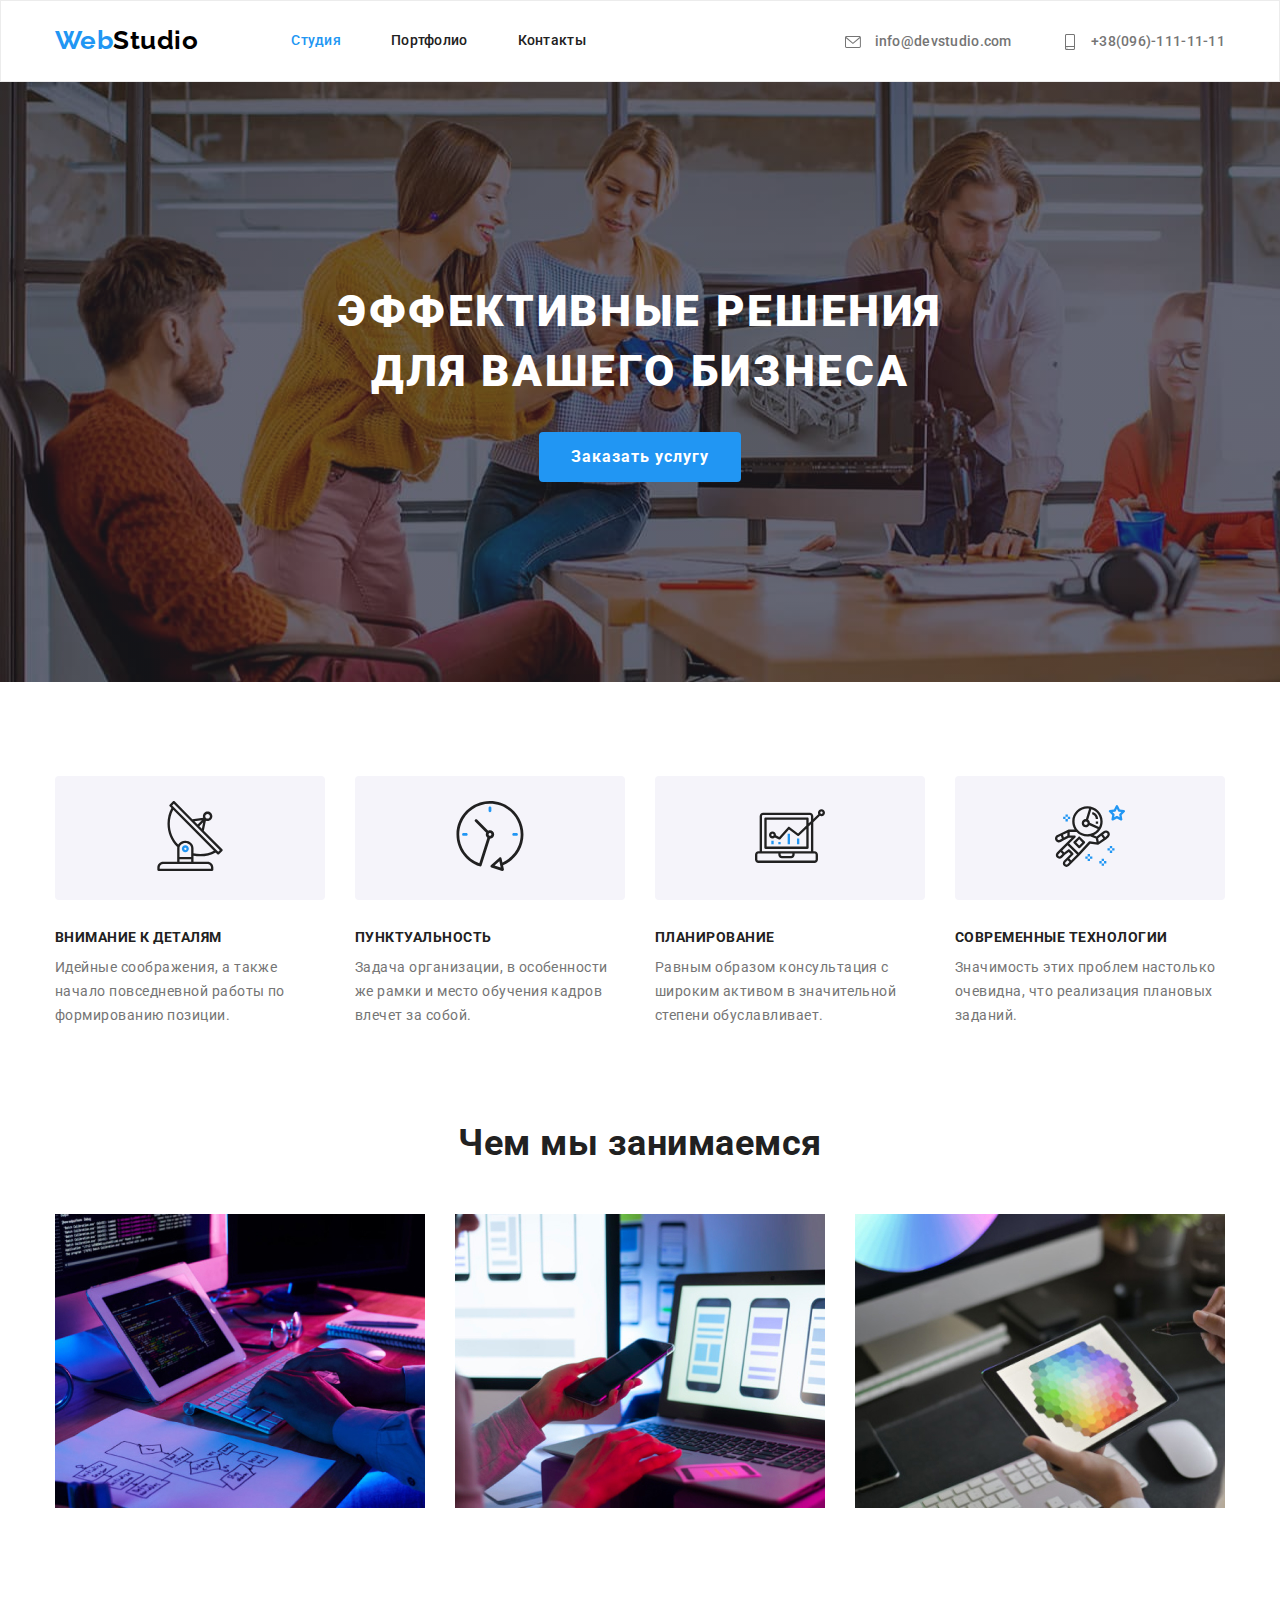
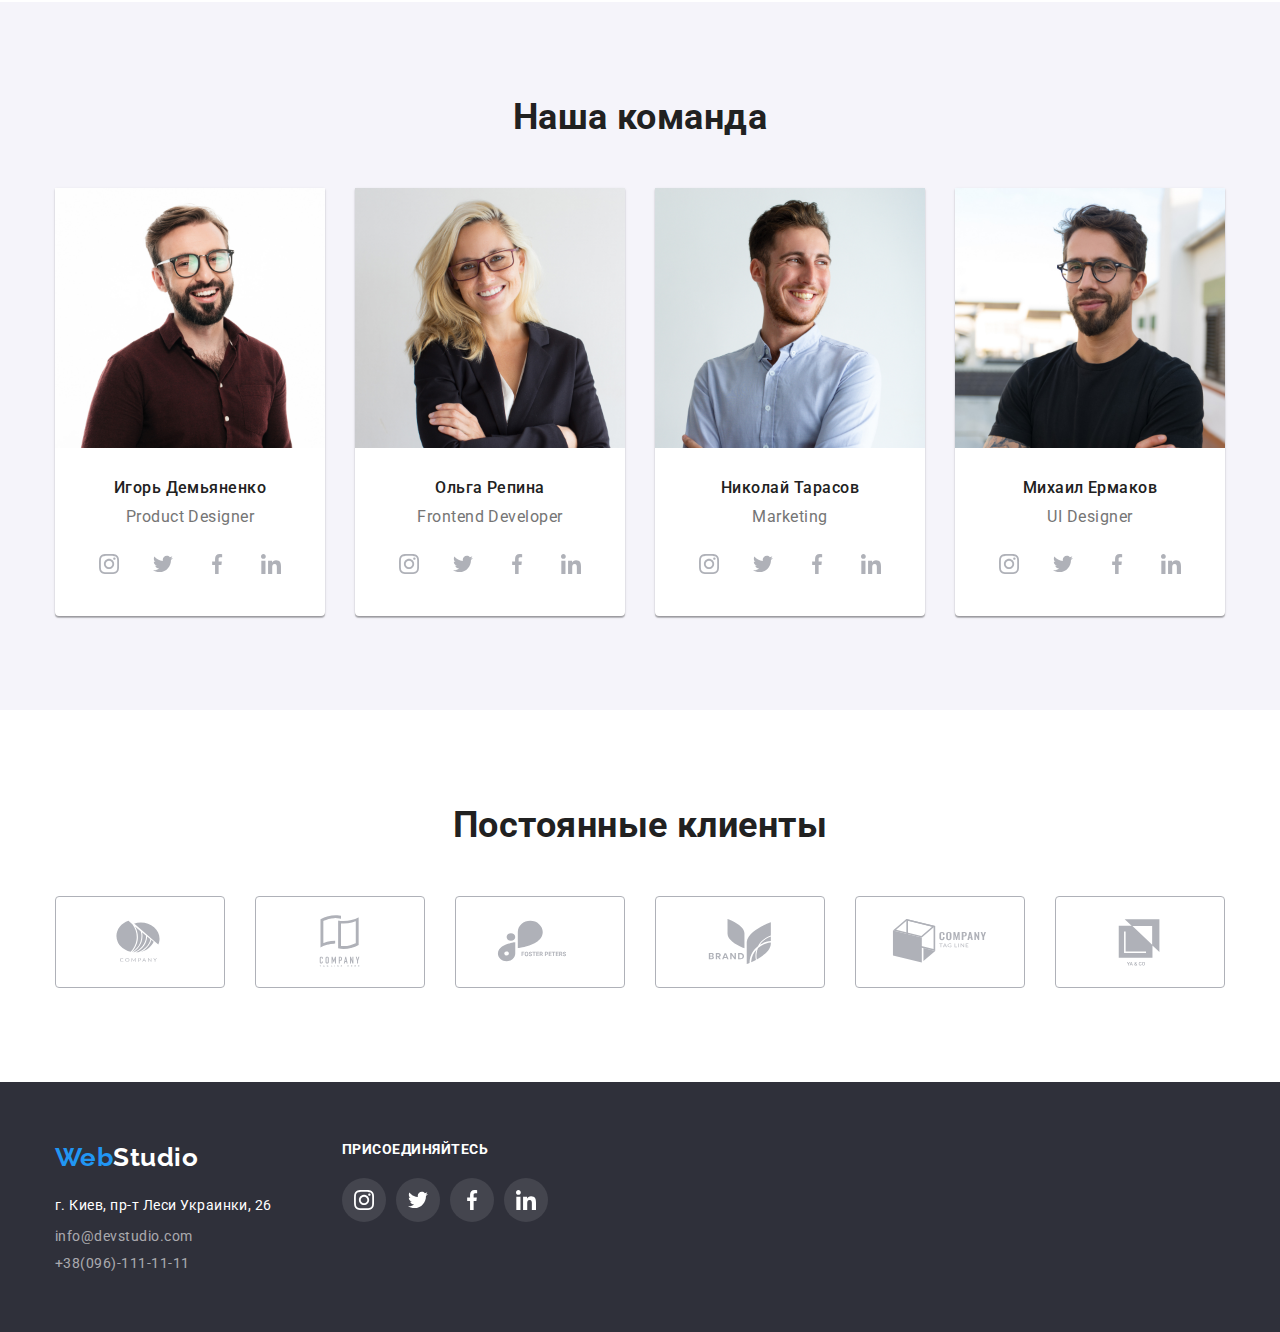
<file: index.html>
<!DOCTYPE html>
<html lang="ru">
<head>
    <meta charset="UTF-8">
    <meta http-equiv="X-UA-Compatible" content="IE=edge">
    <meta name="viewport" content="width=device-width, initial-scale=1.0">
    <title>Document</title>
    <link rel="preconnect" href="https://fonts.googleapis.com">
    <link rel="preconnect" href="https://fonts.gstatic.com" crossorigin>
    <link
    href="https://fonts.googleapis.com/css2?family=Raleway:wght@700&family=Roboto:wght@400;500;700;900&display=swap" 
    rel="stylesheet"
    >
    <link rel="stylesheet" href="https://cdnjs.cloudflare.com/ajax/libs/modern-normalize/1.1.0/modern-normalize.min.css">
    <link rel="stylesheet" href="./css/styles.css">
</head>
<body>
<!--Header  -->
<header class="header ">
    <!-- Nav -->  
    <div class="container header-box">
        <nav class="main-nav">
            <div class="logo-box">
                <a href="./index.html" class="logo">Web<span class="logo-header">Studio</span></a>
            </div>
            <ul class="site-nav">
                <li class="item"><a href="./index.html" class="header-link  active-page">Студия</a></li>
                <li class="item"><a href="./portfolio.html" class="header-link">Портфолио</a></li>
                <li class="item"><a href="" class="header-link">Контакты</a></li>
            </ul>
        </nav>
<!-- Сontacts -->
        <ul class="auth">
            <li class="item contact-list">
                <a href="mailto:info@devstudio.com" class="auth-header">
                    <svg class="contact-icons icons-active" width="16" height="16">
                        <use href="./images/icons.svg#icon-envelope"></use>
                    </svg>
                    info@devstudio.com
                </a></li>
            <li class="item contact-list">
                <a href="tel:+380961111111" class="auth-header">
                    <svg class="contact-icons icons-active"  width="16" height="16">
                        <use href="./images/icons.svg#icon-phone"></use>
                    </svg>
                    +38(096)-111-11-11</a></li>   
        </ul>

        
    </div>
</header>  
<main>
<!-- Hero -->
    <section class="hero section">
        <div class="container">
            <h1 class="hero-title">Эффективные решения для вашего бизнеса</h1>
            <button type="button" class="button">Заказать услугу</button>
        </div>
  
    </section>
<!-- Work -->
    <section  class="section">
       <div class="container">
        <h2 class="heading hides">Направленность</h2>
        <ul class="work-list">
            <li class="item">
                <div class="icon-work-box">
                    <svg class="icon-work"  width="70" height="70">
                        <use href="./images/icons.svg#icon-antenna"></use>
                    </svg>
                </div>
                <h3 class="subheading">Внимание к деталям</h3>
                <p class="work-text">Идейные соображения, а также начало повседневной работы по формированию позиции.</p>
            </li>
            <li class="item">
                <div class="icon-work-box">
                    <svg class="icon-work" width="70" height="70">
                    <use href="./images/icons.svg#icon-clock"></use>
                </svg>
                </div>
                <h3 class="subheading">Пунктуальность</h3>
                <p class="work-text">Задача организации, в особенности же рамки и место обучения кадров влечет за собой.</p>
            </li>
            <li class="item">
                <div class="icon-work-box">
                    <svg class="icon-work" width="70" height="70">
                    <use href="./images/icons.svg#icon-diagram"></use>
                </svg>
                </div>
                <h3 class="subheading">Планирование</h3>
                <p class="work-text">Равным образом консультация с широким активом в значительной степени обуславливает.</p>
            </li>
            <li class="item">
                <div class="icon-work-box">
                    <svg class="icon-work" width="70" height="70">
                    <use href="./images/icons.svg#icon-astronaut"></use>
                </svg>
                </div>
                <h3 class="subheading">Современные технологии</h3>
                <p class="work-text">Значимость этих проблем настолько очевидна, что реализация плановых заданий.</p>
            </li>
        </ul>
       </div>
    </section>
 <!-- our-work -->
<section class="section our-work">
    <div class="container">
        <h2 class="heading our-work-title">Чем мы занимаемся</h2>
        <ul class="our-work-list">
            <li class="item">
                <img src="./images/img-6.jpg" alt="программированием" width="370" class="img">
            </li>
            <li class="item">
                <img src="./images/img-4.jpg" alt="Разработка приложений " width="370" class="img">
            </li>
            <li class="item">
                <img src="./images/img-5.jpg" alt="Дизайн" width="370" class="img">
            </li>
        </ul>
    </div>    
</section>
<!-- Team -->
<section class="section time">
<div class="container">
    <h2 class="heading team-title">Наша команда</h2>
    <ul class="team-list">
        <li class="item">
            <img src="./images/img-3.jpg" alt="фото игоря демьяненко" width="270" class="img">
            <div class="team-item">
                <h3 class="team-names">Игорь Демьяненко</h3>
                <p lang="en" class="profession">Product Designer</p>
                <ul class="social-list">
                    <li class="social-list-item">
                        <a href="" class="social-list-link">
                            <svg class="social-list-icon" width="20" height="20">
                                <use href="./images/icons.svg#icon-instagram"></use>
                            </svg>
                        </a>
                    </li>
                    <li class="social-list-item">
                        <a href="" class="social-list-link">
                            <svg class="social-list-icon" width="20" height="20">
                                <use href="./images/icons.svg#icon-twitter"></use>
                            </svg>
                        </a>
                    </li>
                    <li class="social-list-item">
                        <a href="" class="social-list-link">
                            <svg class="social-list-icon" width="20" height="20">
                                <use href="./images/icons.svg#icon-facebook"></use>
                            </svg>
                        </a>
                    </li>
                    <li class="social-list-item">
                        <a href="" class="social-list-link">
                            <svg class="social-list-icon" width="20" height="20">
                                <use href="./images/icons.svg#icon-linkedin"></use>
                            </svg>
                        </a>
                    </li>
                </ul>
            </div> 
        </li>
        <li class="item">
            <img src="./images/img-2.jpg" alt="фото ольги репиной" width="270" class="img">
            <div class="team-item">
                <h3 class="team-names">Ольга Репина</h3>
                <p lang="en" class="profession">Frontend Developer</p> 
                <ul class="social-list">
                    <li class="social-list-item">
                        <a href="" class="social-list-link">
                            <svg class="social-list-icon" width="20" height="20">
                                <use href="./images/icons.svg#icon-instagram"></use>
                            </svg>
                        </a>
                    </li>
                    <li class="social-list-item">
                        <a href="" class="social-list-link">
                            <svg class="social-list-icon" width="20" height="20">
                                <use href="./images/icons.svg#icon-twitter"></use>
                            </svg>
                        </a>
                    </li>
                    <li class="social-list-item">
                        <a href="" class="social-list-link">
                            <svg class="social-list-icon" width="20" height="20">
                                <use href="./images/icons.svg#icon-facebook"></use>
                            </svg>
                        </a>
                    </li>
                    <li class="social-list-item">
                        <a href="" class="social-list-link">
                            <svg class="social-list-icon" width="20" height="20">
                                <use href="./images/icons.svg#icon-linkedin"></use>
                            </svg>
                        </a>
                    </li>
                </ul>
            </div>
        </li>
        <li class="item">
            <img src="./images/img-1.jpg" alt="фото николая тарасова" width="270" class="img">
            <div class="team-item">
                <h3 class="team-names">Николай Тарасов</h3>
                <p lang="en" class="profession">Marketing</p>
                <ul class="social-list">
                    <li class="social-list-item">
                        <a href="" class="social-list-link">
                            <svg class="social-list-icon" width="20" height="20">
                                <use href="./images/icons.svg#icon-instagram"></use>
                            </svg>
                        </a>
                    </li>
                    <li class="social-list-item">
                        <a href="" class="social-list-link">
                            <svg class="social-list-icon" width="20" height="20">
                                <use href="./images/icons.svg#icon-twitter"></use>
                            </svg>
                        </a>
                    </li>
                    <li class="social-list-item">
                        <a href="" class="social-list-link">
                            <svg class="social-list-icon" width="20" height="20">
                                <use href="./images/icons.svg#icon-facebook"></use>
                            </svg>
                        </a>
                    </li>
                    <li class="social-list-item">
                        <a href="" class="social-list-link">
                            <svg class="social-list-icon" width="20" height="20">
                                <use href="./images/icons.svg#icon-linkedin"></use>
                            </svg>
                        </a>
                    </li>
                </ul> 
            </div>
        </li>
        <li class="item"><img src="./images/img.jpg" alt="фото михаила ермакова" width="270" class="img">
            <div class="team-item">
                <h3 class="team-names">Михаил Ермаков</h3>
            <p lang="en" class="profession">UI Designer</p>
            <ul class="social-list">
                <li class="social-list-item">
                    <a href="" class="social-list-link">
                        <svg class="social-list-icon" width="20" height="20">
                            <use href="./images/icons.svg#icon-instagram"></use>
                        </svg>
                    </a>
                </li>
                <li class="social-list-item">
                    <a href="" class="social-list-link">
                        <svg class="social-list-icon" width="20" height="20">
                            <use href="./images/icons.svg#icon-twitter"></use>
                        </svg>
                    </a>
                </li>
                <li class="social-list-item">
                    <a href="" class="social-list-link">
                        <svg class="social-list-icon" width="20" height="20">
                            <use href="./images/icons.svg#icon-facebook"></use>
                        </svg>
                    </a>
                </li>
                <li class="social-list-item">
                    <a href="" class="social-list-link">
                        <svg class="social-list-icon" width="20" height="20">
                            <use href="./images/icons.svg#icon-linkedin"></use>
                        </svg>
                    </a>
                </li>
            </ul>
            </div> 
        </li>
    </ul>
</div>
</section> 
<!--Сlients -->
<section class="section clients">
    <div class="container">
        <h2 class="heading title-clients">Постоянные клиенты</h2>
        <ul class="list-clients">
            <li class="item-clients">
               <a href="" class="link-clients">
                <svg class="icon-clients" width="106" height="60">
                    <use href="./images/icons.svg#icon-Client-1"></use>
                </svg>
               </a>
            </li>
            <li class="item-clients">
                <a href="" class="link-clients">
                <svg class="icon-clients" width="106" height="60">
                    <use href="./images/icons.svg#icon-Client-2"></use>
                </svg>
                </a>
            </li>
            <li class="item-clients">
                <a href="" class="link-clients">
                <svg class="icon-clients" width="106" height="60">
                    <use href="./images/icons.svg#icon-Client-3"></use>
                </svg>
                </a>
            </li>
            <li class="item-clients">
                <a href="" class="link-clients">
                <svg class="icon-clients" width="106" height="60">
                    <use href="./images/icons.svg#icon-Client-4"></use>
                </svg>
                </a>
            </li>
            <li class="item-clients">
                <a href="" class="link-clients">
                <svg class="icon-clients" width="106" height="60">
                    <use href="./images/icons.svg#icon-Client-5"></use>
                </svg>
                </a>
            </li>
            <li class="item-clients">
                <a href="" class="link-clients">
                <svg class="icon-clients" width="106" height="60">
                    <use href="./images/icons.svg#icon-Client-6"></use>
                </svg>
                </a>
            </li>
        </ul>
    </div>
</section>
</main> 
<!--Footer  -->
<footer class="footer">
<div class="container footer-box">
    <div class="address-box">
        <div class="footer-logo-link">
            <a href="index.html" class="logo">Web<span class="logo-footer">Studio</span></a>
        </div>
        <address>
            <ul class="footer-logo-link">
                <li class="item"><a href="" class="address">г. Киев, пр-т Леси Украинки, 26</a></li>
                <li class="item"><a href="mailto:info@devstudio.com" class="footer-link">info@devstudio.com</a></li>
                <li class="item"><a href="tel:+380961111111" class="footer-link">+38(096)-111-11-11</a></li>
            </ul> 
        </address>
    </div>
    
    <div class="social-box">
        <h2 class="heading-footer">присоединяйтесь</h2>
        <ul class="social-list-footer">
            <li class="social-list-item-footer">
                <a href="" class="social-list-link-footer">
                    <svg class="social-list-icon-footer" width="20" height="20">
                        <use href="./images/icons.svg#icon-instagram"></use>
                    </svg>
                </a>
            </li>
            <li class="social-list-item-footer">
                <a href="" class="social-list-link-footer">
                    <svg class="social-list-icon-footer" width="20" height="20">
                        <use href="./images/icons.svg#icon-twitter"></use>
                    </svg>
                </a>
            </li>
            <li class="social-list-item-footer">
                <a href="" class="social-list-link-footer">
                    <svg class="social-list-icon-footer" width="20" height="20">
                        <use href="./images/icons.svg#icon-facebook"></use>
                    </svg>
                </a>
            </li>
            <li class="social-list-item-footer">
                <a href="" class="social-list-link-footer">
                    <svg class="social-list-icon-footer" width="20" height="20">
                        <use href="./images/icons.svg#icon-linkedin"></use>
                    </svg>
                </a>
            </li>
        </ul>
        
    </div>
</div>           
</footer>
</body>
</html>
</file>
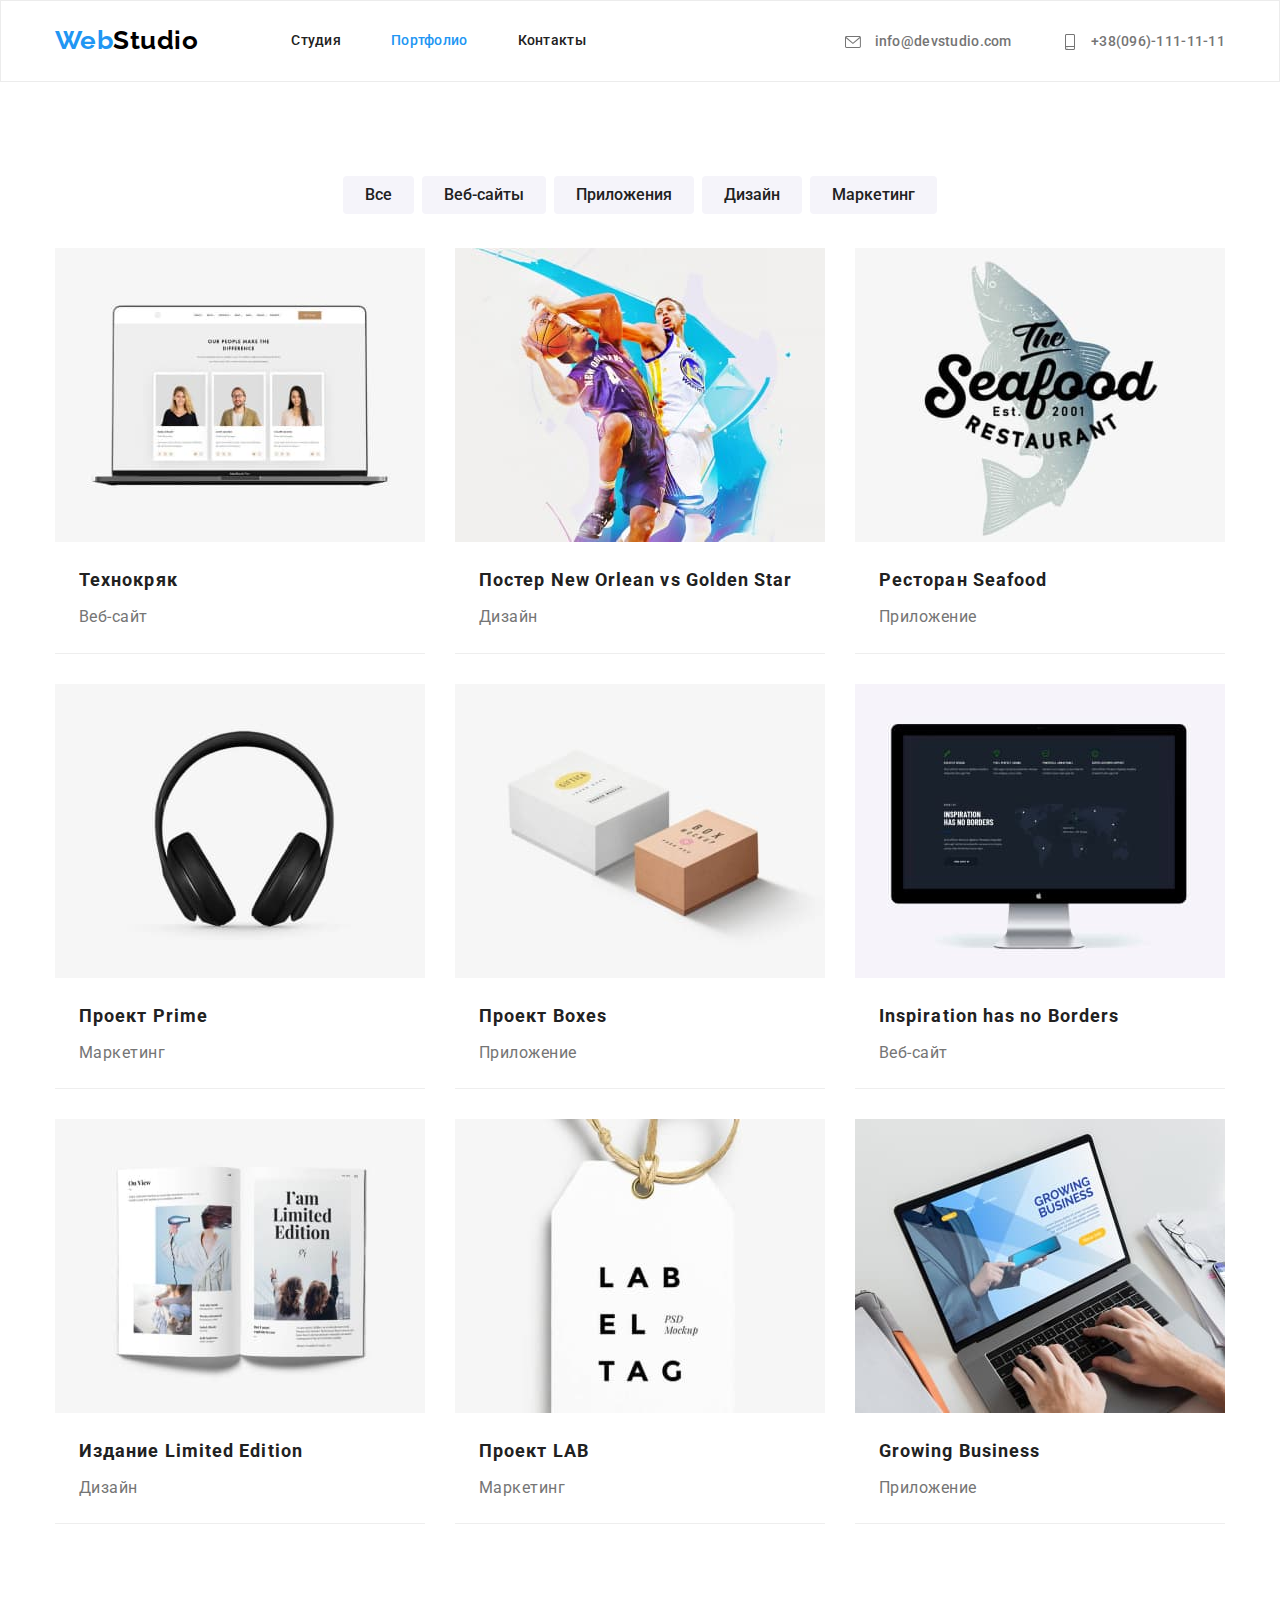
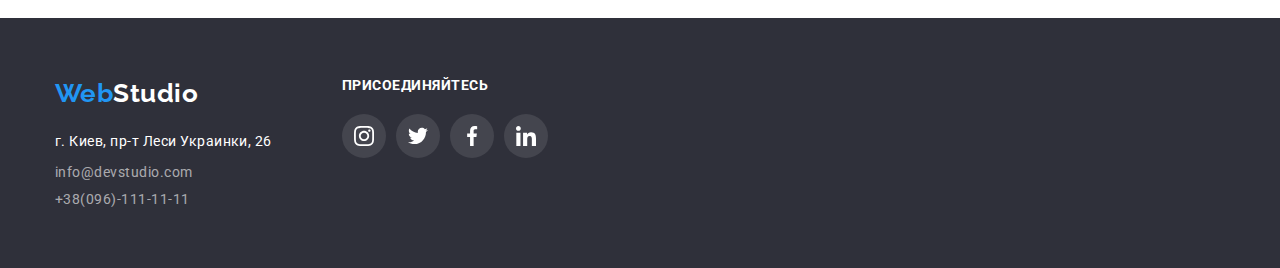
<file: portfolio.html>
<!DOCTYPE html>
<html lang="ru">
    <head>
        <meta charset="UTF-8">
        <meta http-equiv="X-UA-Compatible" content="IE=edge">
        <meta name="viewport" content="width=device-width, initial-scale=1.0">
        <title>Document</title>
        <link rel="preconnect" href="https://fonts.googleapis.com">
        <link rel="preconnect" href="https://fonts.gstatic.com" crossorigin>
        <link
        href="https://fonts.googleapis.com/css2?family=Raleway:wght@700&family=Roboto:wght@400;500;700;900&display=swap" 
        rel="stylesheet"
        >
        <link rel="stylesheet" href="https://cdnjs.cloudflare.com/ajax/libs/modern-normalize/1.1.0/modern-normalize.min.css">
        <link rel="stylesheet" href="./css/styles.css">
    </head>
<body>
<!--Header  -->
<header class="header ">
    <!-- Nav -->  
    <div class="container header-box">
        <nav class="main-nav">
            <div class="logo-box">
                <a href="./index.html" class="logo">Web<span class="logo-header">Studio</span></a>
            </div>
            <ul class="site-nav">
                <li class="item"><a href="./index.html" class="header-link">Студия</a></li>
                <li class="item"><a href="./portfolio.html" class="header-link active-page">Портфолио</a></li>
                <li class="item"><a href="" class="header-link">Контакты</a></li>
            </ul>
        </nav>
<!-- Сontacts -->
        <ul class="auth">
            <li class="item contact-list">
                <a href="mailto:info@devstudio.com" class="auth-header">
                    <svg class="contact-icons icons-active" width="16" height="16">
                        <use href="./images/icons.svg#icon-envelope"></use>
                    </svg>
                    info@devstudio.com
                </a></li>
            <li class="item contact-list">
                <a href="tel:+380961111111" class="auth-header">
                    <svg class="contact-icons icons-active"  width="16" height="16">
                        <use href="./images/icons.svg#icon-phone"></use>
                    </svg>
                    +38(096)-111-11-11</a></li>   
        </ul>

        
    </div>
</header> 
<main>

    <section class="section ">
       <div class="container">
        <h1 class="hides">Портфолио</h1>
        <ul class="list">
            <li class="item"><button type="button" class="buttons">Все</button></li>
            <li class="item"><button type="button" class="buttons">Веб-сайты</button></li>
            <li class="item"><button type="button" class="buttons">Приложения</button></li>
            <li class="item"><button type="button" class="buttons">Дизайн</button></li>
            <li class="item"><button type="button" class="buttons">Маркетинг</button></li>    
        </ul>      
          <h2 class="hides">Презентация Портфолио</h2>
          <ul class="list-of-cards">
              <li class="item-of-cards"><a href="" class="portfolio-link">
                  <img src="./images/img-1-2.jpg" alt="Ноутбук" width="370"/ class="img">
                  <div class="title-cards">
                    <h3 class="portfolio-subheading">Технокряк</h3>
                    <p class="portfolio-title">Веб-сайт</p>
                  </div>
                  </a>
              </li>
              <li class="item-of-cards"><a href="" class="portfolio-link">
                  <img src="./images/img-2-2.jpg" alt="Баскетболисты " width="370"/ class="img">
                  <div class="title-cards">
                    <h3 class="portfolio-subheading">Постер <span lang="en">New Orlean vs Golden Star</span></h3>
                    <p class="portfolio-title">Дизайн</p>
                  </div>
                  </a>
              </li>
              <li class="item-of-cards"><a href="" class="portfolio-link">
                  <img src="./images/img-3-2.jpg" alt="Рыба" width="370"/ class="img">
                  <div class="title-cards">
                    <h3 class="portfolio-subheading">Ресторан <span lang="en">Seafood</span></h3>
                    <p class="portfolio-title">Приложение</p>
                  </div>
                  </a>
              </li>
              <li class="item-of-cards"><a href="" class="portfolio-link">
                  <img src="./images/img-4-2.jpg" alt="Наушники" width="370"/ class="img">
                  <div class="title-cards">
                    <h3 class="portfolio-subheading">Проект <span lang="en">Prime</span></h3>
                    <p class="portfolio-title">Маркетинг</p>
                </div>
                </a>
              </li>
              <li class="item-of-cards"><a href="" class="portfolio-link">
                  <img src="./images/img-5-2.jpg" alt="Коробки" width="370"/ class="img">
                  <div class="title-cards">
                    <h3 class="portfolio-subheading">Проект <span lang="en">Boxes</span></h3>
                    <p class="portfolio-title">Приложение</p>
                  </div>
                  </a>
              </li>
              <li class="item-of-cards"><a href="" class="portfolio-link">
                  <img src="./images/img-6-2.jpg" alt="Монитор" width="370"/ class="img">
                  <div class="title-cards">
                    <h3 lang="en" class="portfolio-subheading">Inspiration has no Borders</h3>
                    <p class="portfolio-title">Веб-сайт</p>
                  </div>
                  </a>
              </li>
              <li class="item-of-cards"><a href="" class="portfolio-link">
                  <img src="./images/img-7-2.jpg" alt="Книга" width="370"/ class="img">
                  <div class="title-cards">
                    <h3 class="portfolio-subheading">Издание <span lang="en">Limited Edition</span></h3>
                    <p class="portfolio-title">Дизайн</p>
                  </div>
                  </a>
              </li>
              <li class="item-of-cards"><a href="" class="portfolio-link">
                  <img src="./images/img-8-2.jpg" alt="Бирка" width="370"/ class="img">
                  <div class="title-cards">
                    <h3 class="portfolio-subheading">Проект <span lang="en">LAB</span></h3>
                    <p class="portfolio-title">Маркетинг</p>
                  </div>
                  </a>
              </li>
              <li class="item-of-cards"><a href="" class="portfolio-link">
                  <img src="./images/img-9-2.jpg" alt="Работа" width="370"/ class="img">
                  <div class="title-cards">
                    <h3 lang="en" class="portfolio-subheading">Growing Business</h3>
                    <p class="portfolio-title">Приложение</p>
                  </div>
                  </a>
              </li>
          </ul>
       </div>
    </section>
</main>  
<!--Footer  --> 
<footer class="footer">
    <div class="container footer-box">
        <div class="address-box">
            <div class="footer-logo-link">
                <a href="index.html" class="logo">Web<span class="logo-footer">Studio</span></a>
            </div>
            <address>
                <ul class="footer-logo-link">
                    <li class="item"><a href="" class="address">г. Киев, пр-т Леси Украинки, 26</a></li>
                    <li class="item"><a href="mailto:info@devstudio.com" class="footer-link">info@devstudio.com</a></li>
                    <li class="item"><a href="tel:+380961111111" class="footer-link">+38(096)-111-11-11</a></li>
                </ul> 
            </address>
        </div>
        
        <div class="social-box">
            <h2 class="heading-footer">присоединяйтесь</h2>
            <ul class="social-list-footer">
                <li class="social-list-item-footer">
                    <a href="" class="social-list-link-footer">
                        <svg class="social-list-icon-footer" width="20" height="20">
                            <use href="./images/icons.svg#icon-instagram"></use>
                        </svg>
                    </a>
                </li>
                <li class="social-list-item-footer">
                    <a href="" class="social-list-link-footer">
                        <svg class="social-list-icon-footer" width="20" height="20">
                            <use href="./images/icons.svg#icon-twitter"></use>
                        </svg>
                    </a>
                </li>
                <li class="social-list-item-footer">
                    <a href="" class="social-list-link-footer">
                        <svg class="social-list-icon-footer" width="20" height="20">
                            <use href="./images/icons.svg#icon-facebook"></use>
                        </svg>
                    </a>
                </li>
                <li class="social-list-item-footer">
                    <a href="" class="social-list-link-footer">
                        <svg class="social-list-icon-footer" width="20" height="20">
                            <use href="./images/icons.svg#icon-linkedin"></use>
                        </svg>
                    </a>
                </li>
            </ul>
            
        </div>
    </div>           
    </footer>
</body>
</html>
</file>
<file: css/styles.css>
:root{
    --primary-text-color: #757575;
    --title-text-color: #212121;
    --accent-color: #2196F3;
    --address-text-color: rgba(255, 255, 255, 0.6);
    --primary-backgroud-color: #FFFFFF;
}

body{
    background-color: var(--primary-backgroud-color);
    color: var(--primary-text-color);
    font-family: Roboto, sans-serif;
    font-style: normal;
    font-weight: 400;
    letter-spacing: 0.03em;
}
ul{
    list-style: none;
    margin: 0;
    padding: 0;
}
.img{
    display: block;
    width: 100%;
    height:auto;
}
.hides{
    position: absolute;
    width: 1px;
    height: 1px;
    margin: -1px;
    padding: 0;
    overflow: hidden;
    border: 0;
    clip: rect(0 0 0 0);
}
.container{
    margin-left: auto;
    margin-right: auto;
    width: 1200px;
    padding-left: 15px;
    padding-right: 15px;   
}
.section{
    padding-top: 94px;
    padding-bottom: 94px;   
}
/* ==========HEADER========== */
.header{
    background-color: #ffffff;
    border: 1px solid #ECECEC;
}
.header-box{
    display: flex;
    align-items: center;
}
.main-nav{
    display: flex;   
}
.site-nav{
    display: flex;
    margin-left: 93px;  
}
.auth{
    display: flex;
    margin-left: auto;
  
}
.logo-box{
    display: flex;
}
.logo-box .logo{
    padding-top: 24px;
    padding-bottom: 25px;
}
.logo{
    color: #2196F3;
    font-family: Raleway, sans-serif;
    font-weight: 700;
    font-size: 26px;
    line-height: 1.2;
    text-decoration: none;
}
.logo-header{
    color: #000000;
}
.site-nav .item:not(:last-child){
margin-right: 50px;
}
.site-nav .header-link{
    display: block;
    padding-top: 32px;
    padding-bottom: 32px;
}
.header-link{
    color: var(--title-text-color);
    font-weight: 500;
    font-size: 14px;
    line-height: 1.14;
    letter-spacing: 0.02em;
    text-decoration: none;
}
.header-link:focus,
.header-link:hover{
    color: var(--accent-color);
}

.contact-icons{
    margin-right: 10px;
    align-items: center;
    vertical-align: middle;
    fill: var(--primary-text-color);
    background-size: cover;
}
.auth .item:not(:last-child){
    margin-right: 50px;
}
.auth-header{
    color: #757575;
    font-weight: 500;
    font-size: 14px;
    line-height: 1.14;
    letter-spacing: 0.02em;
    text-decoration: none;
}
.auth-header:focus,
.auth-header:hover{
    color: var(--accent-color); 
}
.auth-header:focus .icons-active,
.auth-header:hover .icons-active{
    fill: var(--accent-color);   
}
.active-page{
    color: var(--accent-color);
}

/*========== MAIN STUDIO==========*/
/*========== HIRO ==========*/
.hero{
    background-image: 
    linear-gradient(
    rgba(47, 48, 58, 0.4), 
    rgba(47, 48, 58, 0.4)),
    url("../images/hero.jpg");
    background-size: cover;
    padding-top: 200px;
    padding-bottom: 200px;
    margin-left: auto;
    margin-right: auto;
    max-width: 1600px;
    background-color: #C4C4C4;
    text-align: center;   
}
.hero-title{
    margin-top: 0;
    margin-bottom: 30px;
    margin-left: auto;
    margin-right: auto;
    width: 696px;
    font-weight: 900;
    font-size: 44px;
    line-height: 1.36;
    align-items: center;
    text-align: center;
    letter-spacing: 0.06em;
    text-transform: uppercase;
    color: #FFFFFF;  
}
.button{ 
    display: inline-block;
    border-radius: 4px;
    padding: 10px 32px;
    margin-left: auto;
    margin-right: auto;
    min-width: 200px;
    font-weight: 700;
    font-size: 16px;
    line-height: 1.88;
    align-items: center;
    text-align: center;
    letter-spacing: 0.06em;
    color: #FFFFFF;
    cursor: pointer;
    border: transparent;
    background-color: var(--accent-color); 
}
.button:focus,
.button:hover{
    background-color: #188CE8;
}

/*========== SECTION ==========*/
/*========== WORK==========*/
.heading{
    font-weight: 700;
    font-size: 36px;
    line-height: 1.17;
    text-align: center;
    color: var(--title-text-color);
}
.work-list{
    display: flex;
    flex-wrap: wrap;
}   
.work-list .item{
    display: flex;
    flex-direction: column;
    width: 270px;  
}
.work-list .item:not(:last-child){
    margin-right: 30px;
}
.subheading{
    margin-top: 0;
    margin-bottom: 10px;
    font-weight: 700;
    font-size: 14px;
    line-height: 1.14;
    text-transform: uppercase;
    color: var(--title-text-color);   
}
.work-text{
    margin-top: 0;
    margin-bottom: 0;
    font-size: 14px;
    line-height: 1.71;
    color: var(--primary-text-color);  
}


.icon-work-box{
    margin-bottom: 30px;
    width: 270px;
    padding: 25px 100px;
    background-color: #F5F4FA;
    border-radius: 4px;
}
.icon-work{
    width: 70px;
    height: 70px;
    fill: #212121;   
}
/* ==========OUR-WORK========== */
.our-work{
    padding-top: 0;
}
.our-work-title{
    margin-top: 0;
    margin-bottom: 50px;
}
.our-work-list{
    display: flex;
}
.our-work-list .item:not(:last-child){
    margin-right: 30px;
}
/*========== TIAM ==========*/
.time{
    background-color: #F5F4FA;
}
.team-title{
    margin-top: 0;
    margin-bottom: 50px;
}
.team-list{
    display: flex;
}
.team-list .item{
    margin-right: 30px;
    width: 270px;
    background: #FFFFFF;
    box-shadow: 0px 1px 3px 
    rgba(0, 0, 0, 0.12), 
    0px 1px 1px rgba(0, 0, 0, 0.14), 
    0px 2px 1px rgba(0, 0, 0, 0.2);
    border-radius: 0px 0px 4px 4px;
}
.team-list .item:nth-child(4n){
    margin-right: 0;
}
.team-item{
    padding-top: 30px;
    padding-bottom: 30px;
    padding-right: 32px;
    padding-left: 32px;
}
.team-names{
    margin-top: 0;
    margin-bottom: 10px;
    font-weight: 500;
    font-size: 16px;
    line-height: 1.19;
    text-align: center;
    color: var(--title-text-color);
}
.profession{
    margin-top: 0;
    margin-bottom: 16px;
    font-size: 16px;
    line-height: 1.19;
    text-align: center;
}
.social-list{
    display: flex;
    justify-content: space-between;
}
.social-list-link{
    display: flex;
    align-items: center;
    justify-content: center;
    width: 44px;
    height: 44px;
    background-color: #ffffff;
    border-radius: 50%;
}
.social-list-link:hover .social-list-icon,
.social-list-link:focus .social-list-icon{
    fill: #ffffff;
}
.social-list-link:hover,
.social-list-link:focus {
    background-color: var(--accent-color);
   
}
.social-list-icon{
    fill: #AFB1B8;
}
/*========== CLIENTS==========*/
.title-clients{
    margin-top: 0;
    margin-bottom: 50px;
}
.list-clients{
    display: flex;
} 
.item-clients{
    display: flex;
    align-items: center;
    justify-content: center;
    width: 170px;
    height: 92px;
    
}
.link-clients{
    display: flex;
    justify-content: center;
    align-items: center;
    width: 100%;
    height: 100%;
    border: 1px solid #AFB1B8;
    box-sizing: border-box;
    border-radius: 4px;
}
.item-clients:not(:last-child){
    margin-right: 30px;
}

.icon-clients{
    fill: #AFB1B8; 

} 
.link-clients:hover .icon-clients,
.link-clients:focus .icon-clients{
    fill: var(--accent-color);
}
.link-clients:hover,
.link-clients:focus {
    border: 1px solid var(--accent-color);
   
}
/*========== PORTFOLIO ==========*/
.portfolio-link{
    display:block; 
    text-decoration: none; 
}
.container .list{
    display: flex;
    justify-content: center;
    margin-bottom: 34px;
}
/*========== BUTTONS ==========*/
.buttons{ 
    display: block;
    padding: 6px 22px;  
    font-weight: 500;
    font-size: 16px;
    line-height: 1.63;
    text-align: center;
    cursor: pointer;
    border: solid;
    border-radius: 4px;
    border: transparent;
    background: #F5F4FA;
    color: var(--title-text-color);
}
.buttons:focus,
.buttons:hover{
    color: #ffffff;
    background-color: var(--accent-color);
    box-shadow: 
    0px 3px 1px rgba(0, 0, 0, 0.1), 
    0px 1px 2px rgba(0, 0, 0, 0.08), 
    0px 2px 2px rgba(0, 0, 0, 0.12);
}
.list .item:not(:last-child){
    margin-right: 8px;
}
/*========== CARDS==========*/
.list-of-cards{
    display: flex;
    flex-wrap:wrap;
}
.item-of-cards{
    width: 370px;
    margin-right: 30px;
    margin-bottom: 30px;
    border-bottom:1px solid #EEEEEE;   
}
.portfolio-link:hover{
    border: 1px solid #EEEEEE;
    box-shadow: 0px 1px 1px 
    rgba(0, 0, 0, 0.12), 0px 4px 4px 
    rgba(0, 0, 0, 0.06), 1px 4px 6px 
    rgba(0, 0, 0, 0.16);
    border-style: none;
}
.item-of-cards:nth-child(3n){
    margin-right: 0;
}
.item-of-cards:nth-list-child(3n) {
    margin-right: 0;
}
.item-of-cards:nth-last-child(-n + 3) {
    margin-bottom: 0;
}

/*========== CARDS TITLE==========*/
.title-cards {
    padding: 20px 24px;
}
.portfolio-subheading{
    margin-top: 0;
    margin-bottom: 4px;
    font-weight: 700;
    font-size: 18px;
    line-height: 2;
    letter-spacing: 0.06em;
    color: var(--title-text-color);
}
.portfolio-title{
    margin-top: 0;
    margin-bottom: 0;
    font-size: 16px;
    line-height: 1.9;
    color: var(--primary-text-color);
}
/*========== FOOTER ==========*/
.footer{
    padding-top: 60px;
    padding-bottom: 60px;
    margin-left: auto;
    margin-right: auto;
    max-width: 1600px;
    background-color: #2F303A;
}
.footer-logo-link:not(:last-child){
margin-bottom: 20px;
}
.logo-footer{
    color: #ffffff;
}
.footer-logo-link .item:not(:last-child){
    margin-bottom: 9px;
}
.address{
    color: #ffffff;
    font-size: 14px;
    line-height: 1.71;
    text-decoration: none;
    font-style: normal;
}
.address:focus,
.address:hover{
    color: var(--accent-color);
}
.footer-link{
    color: var(--address-text-color);
    font-size: 14px;
    line-height: 1.71px;
    text-decoration: none;
    font-style: normal;
}
.footer-link:focus,
.footer-link:hover{
    color: var(--accent-color);
}
.address, .footer-link{
    margin-bottom: 9px;
}

.footer-box{
    display: flex;
    
    
}
.address-box{
    margin-right: 70px;
}
.social-box{
    
}

.heading-footer{
    margin-top: 0;
    margin-bottom: 20px;
    font-weight: 700;
    font-size: 14px;
    line-height: 1.14;
    text-transform: uppercase;
    color: #FFFFFF;
}
.social-list-footer{
    display: flex;
    justify-content: space-between;
}
.social-list-link-footer{
    display: flex;
    align-items: center;
    justify-content: center;
    width: 44px;
    height: 44px;
    background-color: 
    rgba(255, 255, 255, 0.1);;
    border-radius: 50%;
    fill: #FFFFFF;
}
.social-list-item-footer:not(:last-child){
    margin-right: 10px;
}
.social-list-link-footer:hover,
.social-list-link-footer:focus {
    background-color: var(--accent-color);
   
}
</file>
